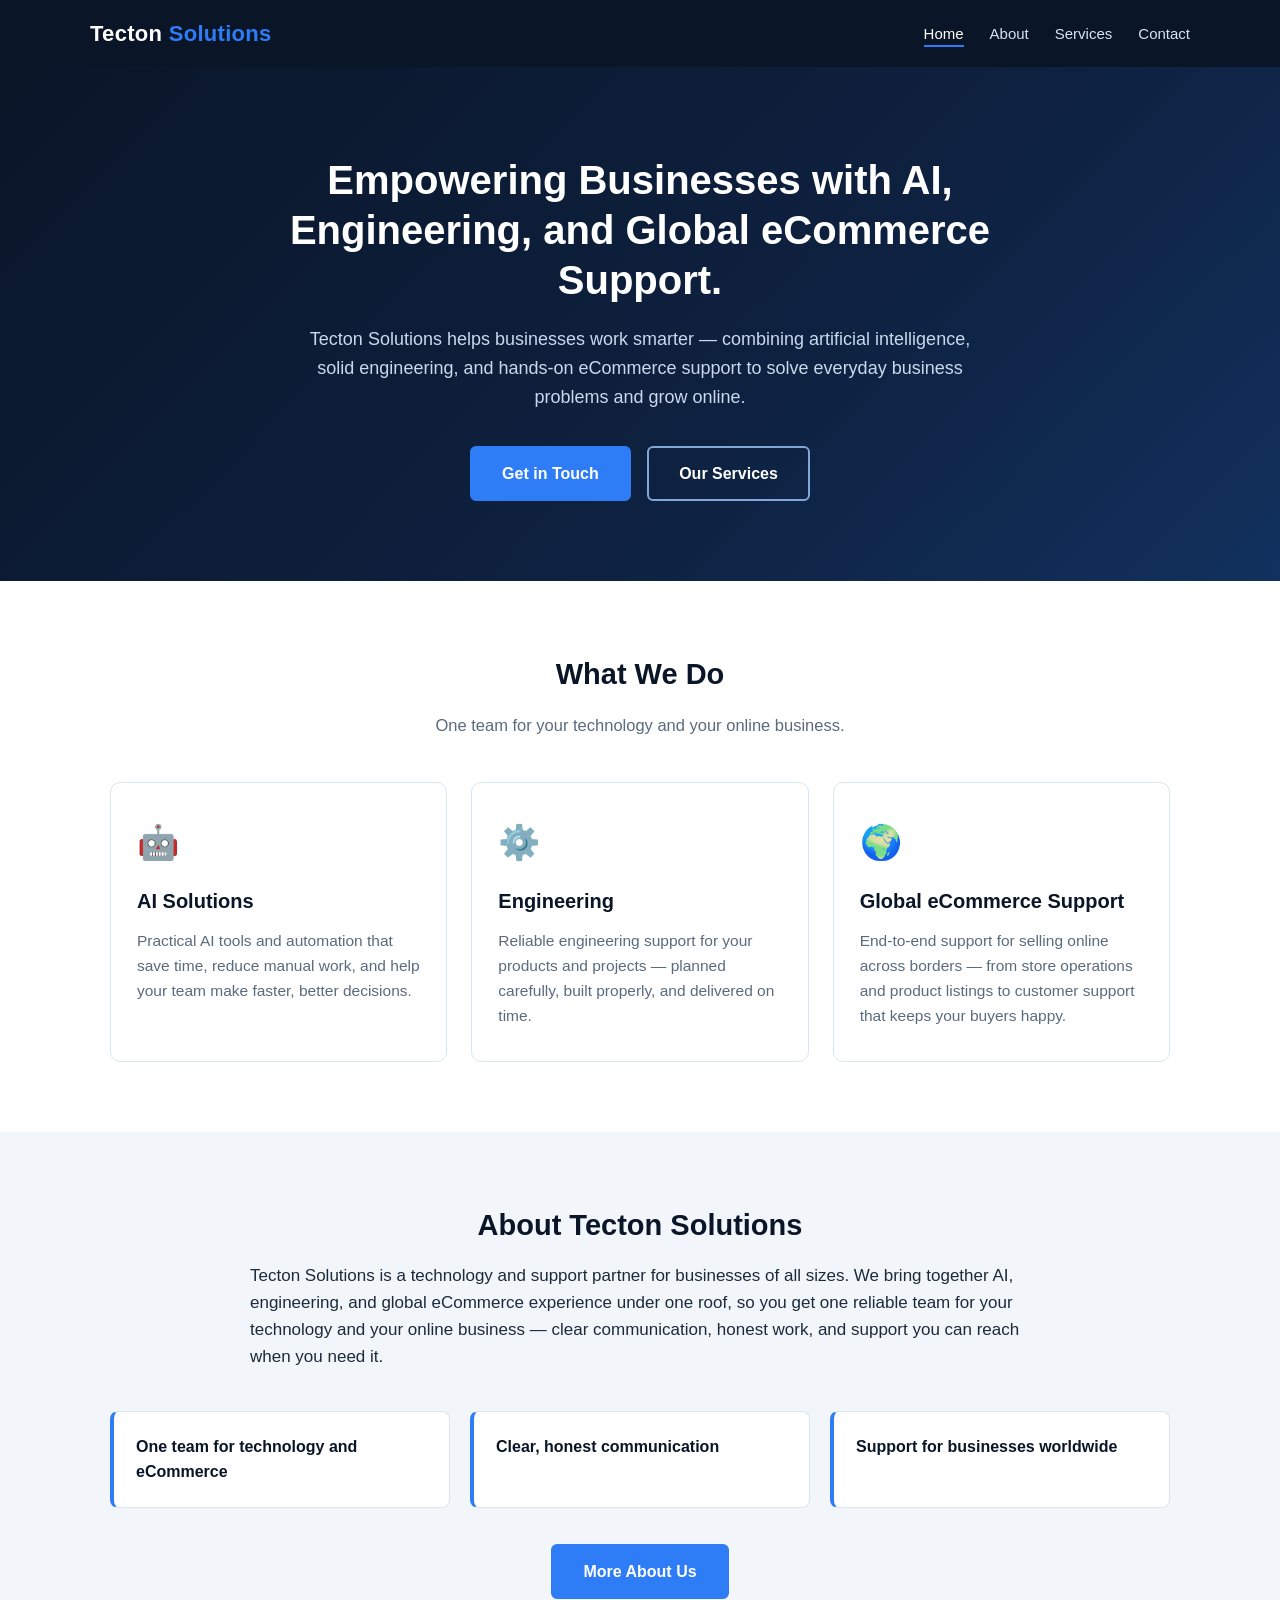
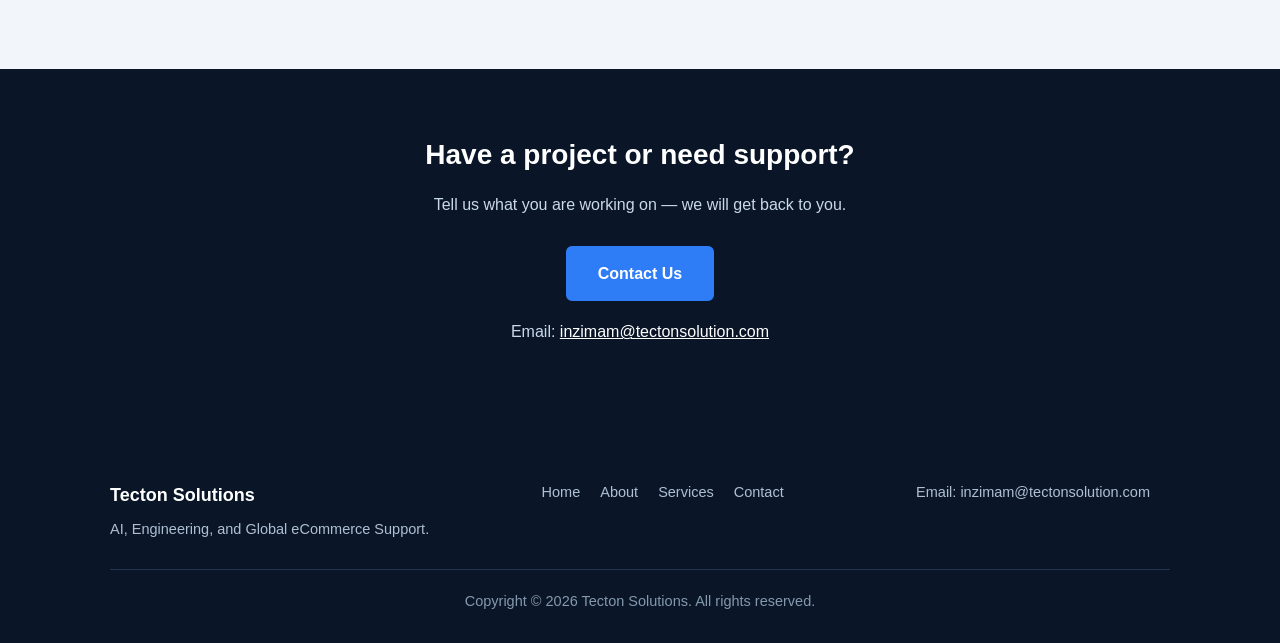
<file: index.html>
<!DOCTYPE html>
<html lang="en">
<head>
<meta charset="UTF-8">
<meta name="viewport" content="width=device-width, initial-scale=1.0">
<title>Tecton Solutions — AI, Engineering, and Global eCommerce Support</title>
<meta name="description" content="Tecton Solutions — Empowering Businesses with AI, Engineering, and Global eCommerce Support.">
<link rel="stylesheet" href="style.css">
</head>
<body>
<header class="site"><div class="wrap nav">
  <div class="logo">Tecton <span>Solutions</span></div>
  <nav class="main">
    <a href="index.html" class="active">Home</a><a href="about.html">About</a><a href="services.html">Services</a><a href="contact.html">Contact</a>
  </nav>
</div></header>

<div class="hero"><div class="wrap">
  <h1>Empowering Businesses with AI, Engineering, and Global eCommerce Support.</h1>
  <p>Tecton Solutions helps businesses work smarter — combining artificial intelligence, solid engineering, and hands-on eCommerce support to solve everyday business problems and grow online.</p>
  <a class="btn" href="contact.html">Get in Touch</a>
  <a class="btn ghost" href="services.html">Our Services</a>
</div></div>

<section><div class="wrap">
  <h2 class="title">What We Do</h2>
  <p class="sub">One team for your technology and your online business.</p>
  <div class="cards">
    <div class="card"><div class="icon">🤖</div><h3>AI Solutions</h3><p>Practical AI tools and automation that save time, reduce manual work, and help your team make faster, better decisions.</p></div>
    <div class="card"><div class="icon">⚙️</div><h3>Engineering</h3><p>Reliable engineering support for your products and projects — planned carefully, built properly, and delivered on time.</p></div>
    <div class="card"><div class="icon">🌍</div><h3>Global eCommerce Support</h3><p>End-to-end support for selling online across borders — from store operations and product listings to customer support that keeps your buyers happy.</p></div>
  </div>
</div></section>

<section class="alt"><div class="wrap">
  <h2 class="title">About Tecton Solutions</h2>
  <p class="about-text">Tecton Solutions is a technology and support partner for businesses of all sizes. We bring together AI, engineering, and global eCommerce experience under one roof, so you get one reliable team for your technology and your online business — clear communication, honest work, and support you can reach when you need it.</p>
  <div class="points">
    <div class="point">One team for technology and eCommerce</div>
    <div class="point">Clear, honest communication</div>
    <div class="point">Support for businesses worldwide</div>
  </div>
  <p class="center" style="margin-top:36px"><a class="btn" href="about.html">More About Us</a></p>
</div></section>

<div class="cta"><div class="wrap">
  <h2>Have a project or need support?</h2>
  <p>Tell us what you are working on — we will get back to you.</p>
  <a class="btn" href="contact.html">Contact Us</a>
  <p style="margin-top:18px">Email: <a href="mailto:inzimam@tectonsolution.com" style="color:#fff;text-decoration:underline">inzimam@tectonsolution.com</a></p>
</div></div>

<footer class="site"><div class="wrap">
  <div class="cols">
    <div><div class="brand">Tecton Solutions</div><p style="margin-top:8px">AI, Engineering, and Global eCommerce Support.</p></div>
    <div><a href="index.html">Home</a><a href="about.html">About</a><a href="services.html">Services</a><a href="contact.html">Contact</a></div>
    <div>Email: <a href="mailto:inzimam@tectonsolution.com">inzimam@tectonsolution.com</a></div>
  </div>
  <div class="copy">Copyright © 2026 Tecton Solutions. All rights reserved.</div>
</div></footer>
</body>
</html>
</file>
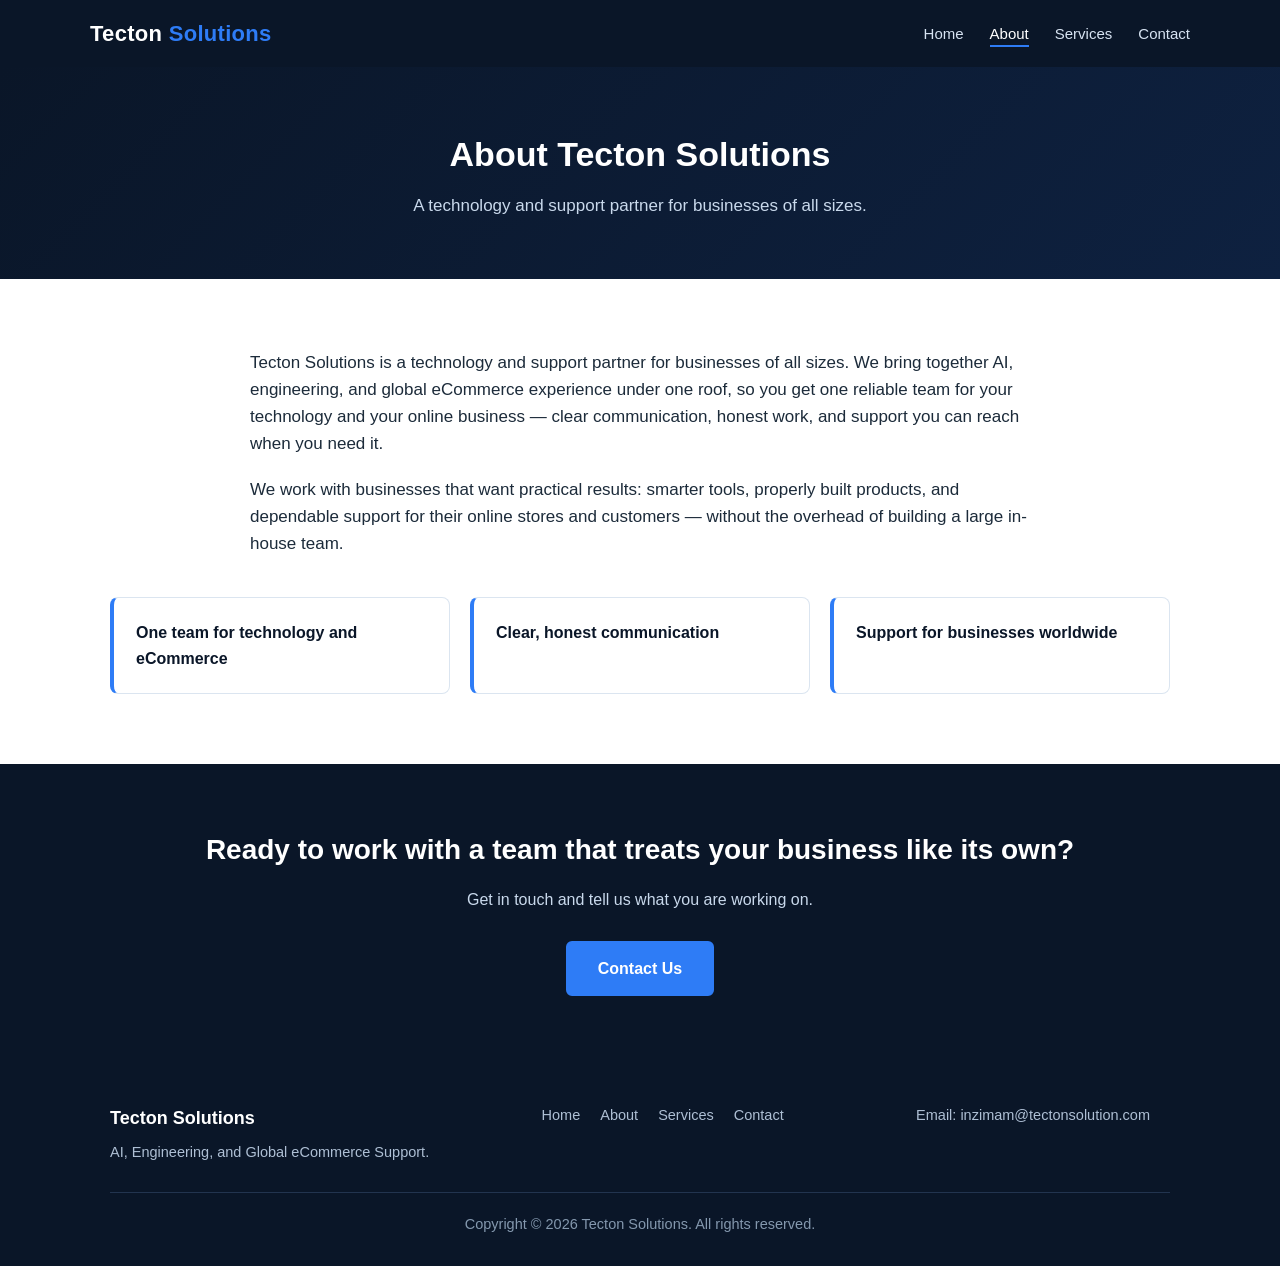
<file: about.html>
<!DOCTYPE html>
<html lang="en">
<head>
<meta charset="UTF-8">
<meta name="viewport" content="width=device-width, initial-scale=1.0">
<title>About — Tecton Solutions</title>
<meta name="description" content="About Tecton Solutions — a technology and support partner for businesses of all sizes.">
<link rel="stylesheet" href="style.css">
</head>
<body>
<header class="site"><div class="wrap nav">
  <div class="logo">Tecton <span>Solutions</span></div>
  <nav class="main">
    <a href="index.html">Home</a><a href="about.html" class="active">About</a><a href="services.html">Services</a><a href="contact.html">Contact</a>
  </nav>
</div></header>

<div class="page-head"><div class="wrap">
  <h1>About Tecton Solutions</h1>
  <p>A technology and support partner for businesses of all sizes.</p>
</div></div>

<section><div class="wrap">
  <p class="about-text">Tecton Solutions is a technology and support partner for businesses of all sizes. We bring together AI, engineering, and global eCommerce experience under one roof, so you get one reliable team for your technology and your online business — clear communication, honest work, and support you can reach when you need it.</p>
  <p class="about-text" style="margin-top:18px">We work with businesses that want practical results: smarter tools, properly built products, and dependable support for their online stores and customers — without the overhead of building a large in-house team.</p>
  <div class="points">
    <div class="point">One team for technology and eCommerce</div>
    <div class="point">Clear, honest communication</div>
    <div class="point">Support for businesses worldwide</div>
  </div>
</div></section>

<div class="cta"><div class="wrap">
  <h2>Ready to work with a team that treats your business like its own?</h2>
  <p>Get in touch and tell us what you are working on.</p>
  <a class="btn" href="contact.html">Contact Us</a>
</div></div>

<footer class="site"><div class="wrap">
  <div class="cols">
    <div><div class="brand">Tecton Solutions</div><p style="margin-top:8px">AI, Engineering, and Global eCommerce Support.</p></div>
    <div><a href="index.html">Home</a><a href="about.html">About</a><a href="services.html">Services</a><a href="contact.html">Contact</a></div>
    <div>Email: <a href="mailto:inzimam@tectonsolution.com">inzimam@tectonsolution.com</a></div>
  </div>
  <div class="copy">Copyright © 2026 Tecton Solutions. All rights reserved.</div>
</div></footer>
</body>
</html>
</file>
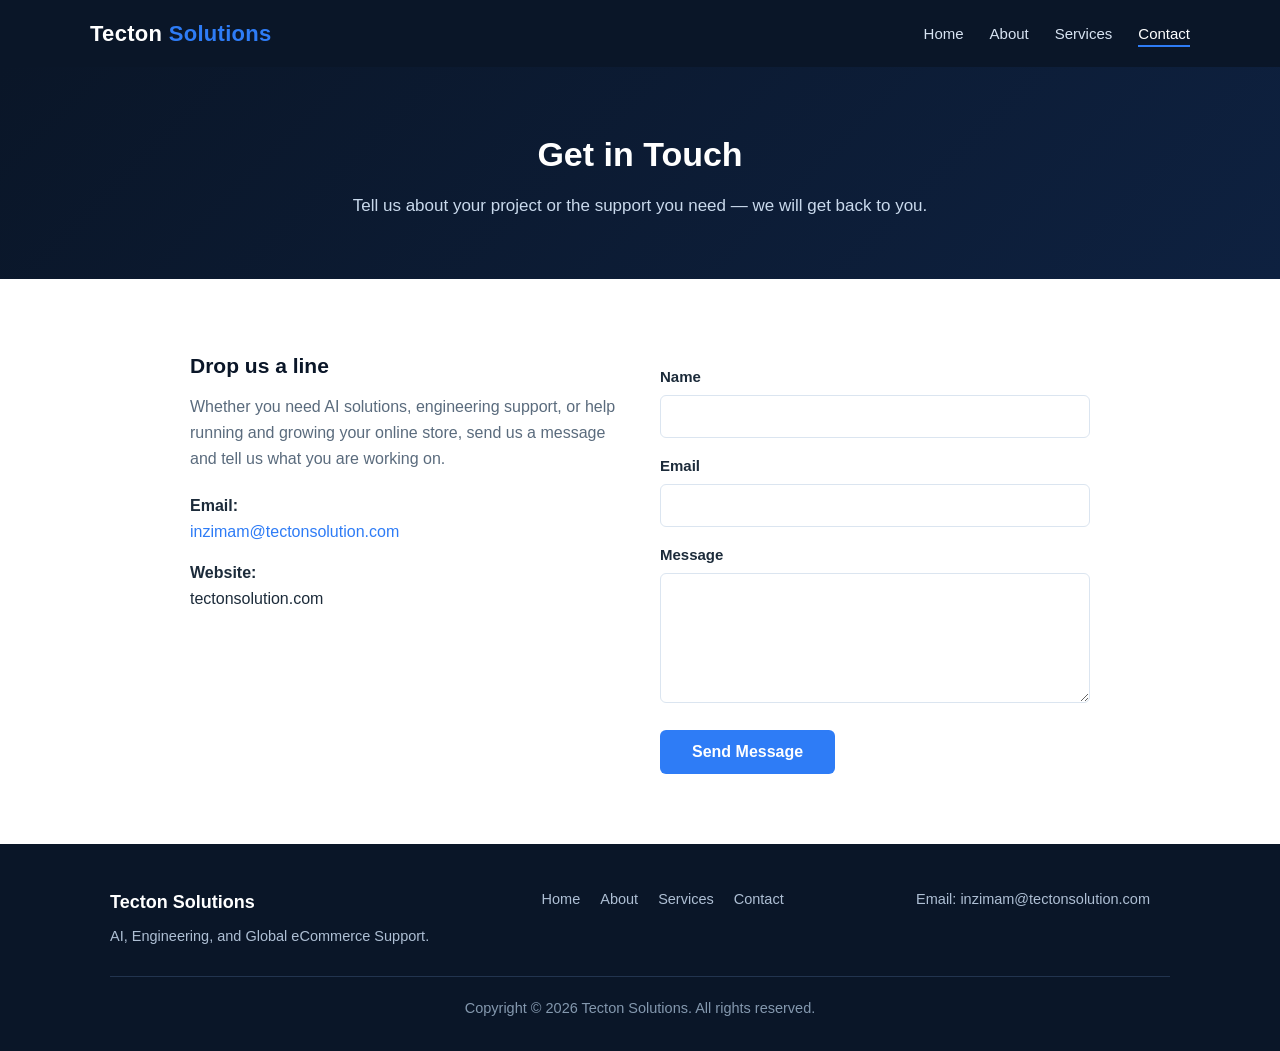
<file: contact.html>
<!DOCTYPE html>
<html lang="en">
<head>
<meta charset="UTF-8">
<meta name="viewport" content="width=device-width, initial-scale=1.0">
<title>Contact — Tecton Solutions</title>
<meta name="description" content="Contact Tecton Solutions — tell us about your project or support needs.">
<link rel="stylesheet" href="style.css">
</head>
<body>
<header class="site"><div class="wrap nav">
  <div class="logo">Tecton <span>Solutions</span></div>
  <nav class="main">
    <a href="index.html">Home</a><a href="about.html">About</a><a href="services.html">Services</a><a href="contact.html" class="active">Contact</a>
  </nav>
</div></header>

<div class="page-head"><div class="wrap">
  <h1>Get in Touch</h1>
  <p>Tell us about your project or the support you need — we will get back to you.</p>
</div></div>

<section><div class="wrap">
  <div class="contact-grid">
    <div>
      <h3 style="font-size:21px;color:var(--navy);margin-bottom:12px">Drop us a line</h3>
      <p style="color:var(--muted)">Whether you need AI solutions, engineering support, or help running and growing your online store, send us a message and tell us what you are working on.</p>
      <p style="margin-top:22px"><strong>Email:</strong><br><a href="mailto:inzimam@tectonsolution.com">inzimam@tectonsolution.com</a></p>
      <p style="margin-top:16px"><strong>Website:</strong><br>tectonsolution.com</p>
    </div>
    <div>
      <form id="contactForm">
        <label for="name">Name</label>
        <input id="name" type="text" required>
        <label for="email">Email</label>
        <input id="email" type="email" required>
        <label for="message">Message</label>
        <textarea id="message" required></textarea>
        <button type="submit">Send Message</button>
      </form>
    </div>
  </div>
</div></section>

<script>
document.getElementById('contactForm').addEventListener('submit', function(e){
  e.preventDefault();
  var n=document.getElementById('name').value, em=document.getElementById('email').value, m=document.getElementById('message').value;
  var subject=encodeURIComponent('Website enquiry from '+n);
  var body=encodeURIComponent(m+'\n\n— '+n+' ('+em+')');
  window.location.href='mailto:inzimam@tectonsolution.com?subject='+subject+'&body='+body;
});
</script>

<footer class="site"><div class="wrap">
  <div class="cols">
    <div><div class="brand">Tecton Solutions</div><p style="margin-top:8px">AI, Engineering, and Global eCommerce Support.</p></div>
    <div><a href="index.html">Home</a><a href="about.html">About</a><a href="services.html">Services</a><a href="contact.html">Contact</a></div>
    <div>Email: <a href="mailto:inzimam@tectonsolution.com">inzimam@tectonsolution.com</a></div>
  </div>
  <div class="copy">Copyright © 2026 Tecton Solutions. All rights reserved.</div>
</div></footer>
</body>
</html>
</file>
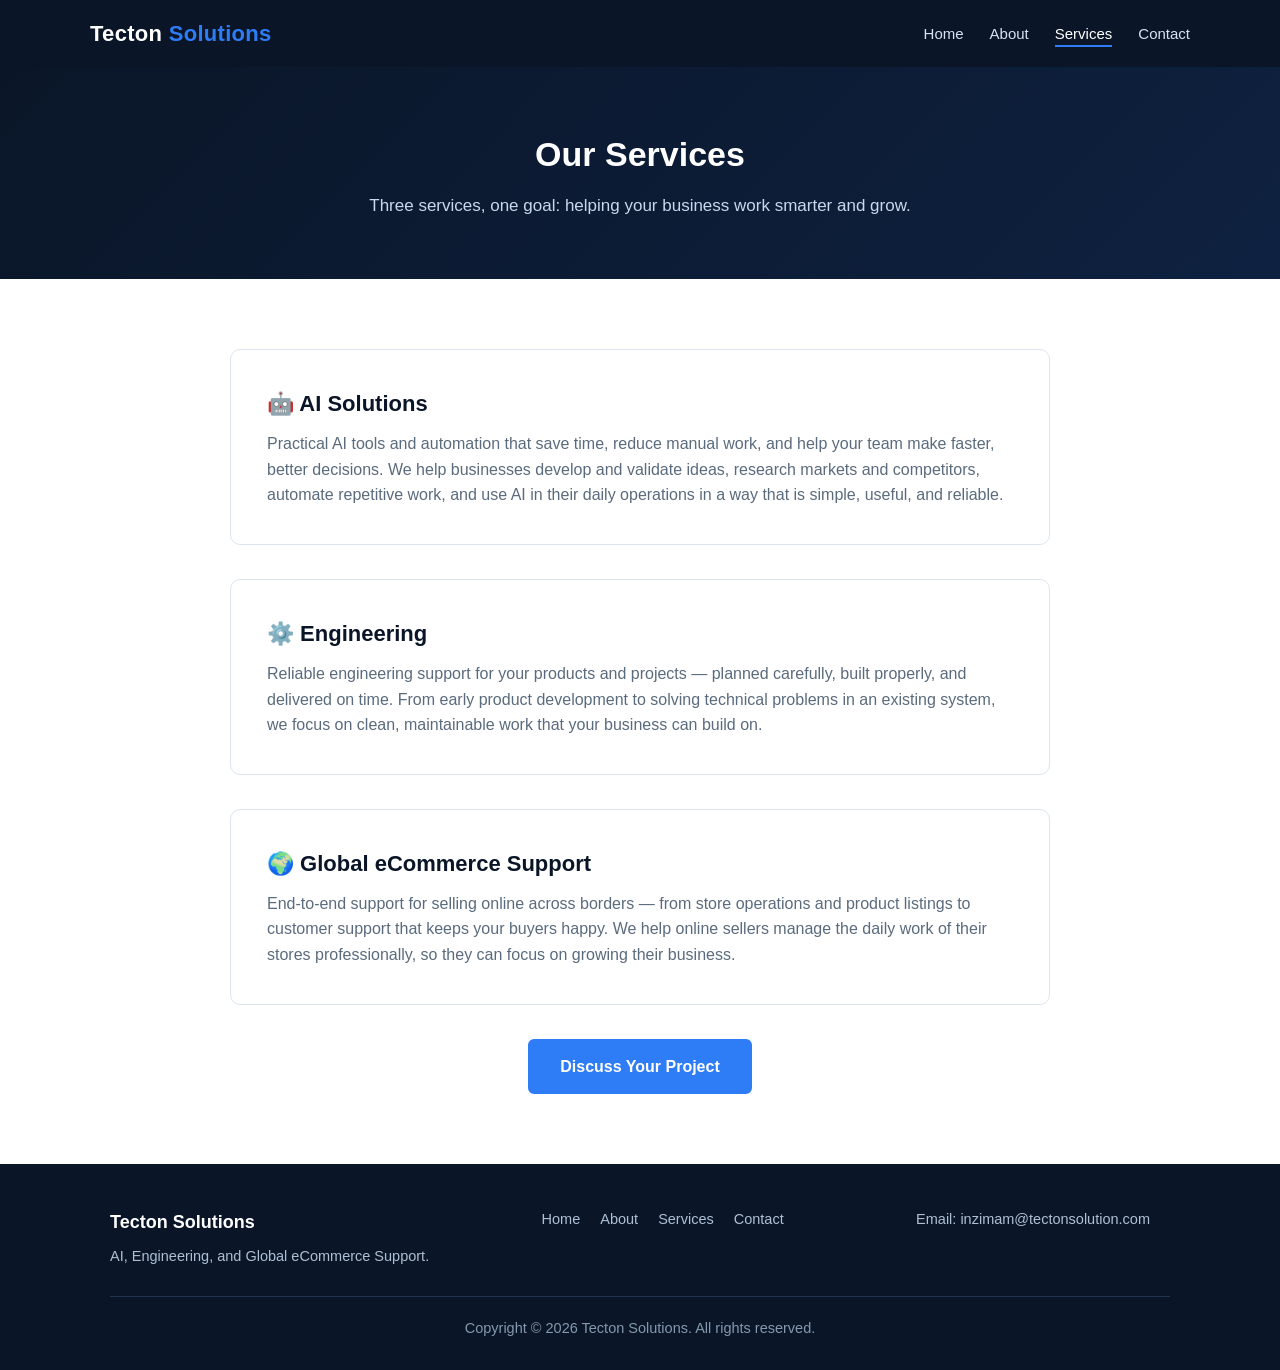
<file: services.html>
<!DOCTYPE html>
<html lang="en">
<head>
<meta charset="UTF-8">
<meta name="viewport" content="width=device-width, initial-scale=1.0">
<title>Services — Tecton Solutions</title>
<meta name="description" content="AI Solutions, Engineering, and Global eCommerce Support services from Tecton Solutions.">
<link rel="stylesheet" href="style.css">
</head>
<body>
<header class="site"><div class="wrap nav">
  <div class="logo">Tecton <span>Solutions</span></div>
  <nav class="main">
    <a href="index.html">Home</a><a href="about.html">About</a><a href="services.html" class="active">Services</a><a href="contact.html">Contact</a>
  </nav>
</div></header>

<div class="page-head"><div class="wrap">
  <h1>Our Services</h1>
  <p>Three services, one goal: helping your business work smarter and grow.</p>
</div></div>

<section><div class="wrap">
  <div class="service-detail"><h3>🤖 AI Solutions</h3>
    <p>Practical AI tools and automation that save time, reduce manual work, and help your team make faster, better decisions. We help businesses develop and validate ideas, research markets and competitors, automate repetitive work, and use AI in their daily operations in a way that is simple, useful, and reliable.</p></div>
  <div class="service-detail"><h3>⚙️ Engineering</h3>
    <p>Reliable engineering support for your products and projects — planned carefully, built properly, and delivered on time. From early product development to solving technical problems in an existing system, we focus on clean, maintainable work that your business can build on.</p></div>
  <div class="service-detail"><h3>🌍 Global eCommerce Support</h3>
    <p>End-to-end support for selling online across borders — from store operations and product listings to customer support that keeps your buyers happy. We help online sellers manage the daily work of their stores professionally, so they can focus on growing their business.</p></div>
  <p class="center" style="margin-top:10px"><a class="btn" href="contact.html">Discuss Your Project</a></p>
</div></section>

<footer class="site"><div class="wrap">
  <div class="cols">
    <div><div class="brand">Tecton Solutions</div><p style="margin-top:8px">AI, Engineering, and Global eCommerce Support.</p></div>
    <div><a href="index.html">Home</a><a href="about.html">About</a><a href="services.html">Services</a><a href="contact.html">Contact</a></div>
    <div>Email: <a href="mailto:inzimam@tectonsolution.com">inzimam@tectonsolution.com</a></div>
  </div>
  <div class="copy">Copyright © 2026 Tecton Solutions. All rights reserved.</div>
</div></footer>
</body>
</html>
</file>
<file: style.css>
:root{
  --navy:#0a1628; --navy2:#0e2140; --blue:#2e7cf6; --blue-dark:#1b5fd0;
  --text:#1c2b3a; --muted:#5a6b7d; --bg:#ffffff; --light:#f2f6fb; --border:#dbe5f0;
}
*{margin:0;padding:0;box-sizing:border-box}
body{font-family:'Segoe UI',Arial,Helvetica,sans-serif;color:var(--text);background:var(--bg);line-height:1.6}
a{color:var(--blue);text-decoration:none}
.wrap{max-width:1100px;margin:0 auto;padding:0 20px}
header.site{background:var(--navy);position:sticky;top:0;z-index:50}
.nav{display:flex;align-items:center;justify-content:space-between;padding:16px 0}
.logo{font-size:22px;font-weight:700;color:#fff;letter-spacing:.3px}
.logo span{color:var(--blue)}
nav.main a{color:#d7e3f2;margin-left:26px;font-size:15px;font-weight:500}
nav.main a:hover,nav.main a.active{color:#fff;border-bottom:2px solid var(--blue);padding-bottom:3px}
.hero{background:linear-gradient(135deg,var(--navy) 0%,var(--navy2) 60%,#12315e 100%);color:#fff;padding:88px 0 80px;text-align:center}
.hero h1{font-size:40px;line-height:1.25;max-width:820px;margin:0 auto 20px;font-weight:700}
.hero p{font-size:18px;color:#c9d9ec;max-width:700px;margin:0 auto 34px}
.btn{display:inline-block;background:var(--blue);color:#fff;padding:13px 30px;border-radius:6px;font-weight:600;font-size:16px;margin:0 6px;border:2px solid var(--blue)}
.btn:hover{background:var(--blue-dark);border-color:var(--blue-dark)}
.btn.ghost{background:transparent;color:#fff;border-color:#7fa8d9}
.btn.ghost:hover{background:rgba(255,255,255,.08)}
.page-head{background:linear-gradient(135deg,var(--navy),var(--navy2));color:#fff;padding:60px 0;text-align:center}
.page-head h1{font-size:34px;margin-bottom:10px}
.page-head p{color:#c9d9ec;font-size:17px;max-width:640px;margin:0 auto}
section{padding:70px 0}
section.alt{background:var(--light)}
h2.title{font-size:29px;text-align:center;margin-bottom:14px;color:var(--navy)}
p.sub{text-align:center;color:var(--muted);max-width:660px;margin:0 auto 44px;font-size:16.5px}
.cards{display:grid;grid-template-columns:repeat(auto-fit,minmax(280px,1fr));gap:24px}
.card{background:#fff;border:1px solid var(--border);border-radius:10px;padding:32px 26px}
.card h3{font-size:20px;margin-bottom:12px;color:var(--navy)}
.card p{color:var(--muted);font-size:15.5px}
.card .icon{font-size:34px;margin-bottom:16px}
.center{text-align:center}
.about-text{max-width:780px;margin:0 auto;font-size:17px;color:var(--text)}
.points{display:grid;grid-template-columns:repeat(auto-fit,minmax(240px,1fr));gap:20px;margin-top:40px}
.point{background:#fff;border:1px solid var(--border);border-left:4px solid var(--blue);border-radius:8px;padding:22px;font-weight:600;color:var(--navy)}
.service-detail{max-width:820px;margin:0 auto 34px;background:#fff;border:1px solid var(--border);border-radius:10px;padding:36px}
.service-detail h3{font-size:22px;color:var(--navy);margin-bottom:10px}
.service-detail p{color:var(--muted)}
.cta{background:var(--navy);color:#fff;text-align:center;padding:64px 0}
.cta h2{font-size:28px;margin-bottom:14px}
.cta p{color:#c9d9ec;margin-bottom:28px}
.contact-grid{display:grid;grid-template-columns:1fr 1fr;gap:40px;max-width:900px;margin:0 auto}
@media(max-width:720px){.contact-grid{grid-template-columns:1fr}.hero h1{font-size:30px}nav.main a{margin-left:14px;font-size:14px}}
form label{display:block;font-weight:600;margin:16px 0 6px;font-size:15px}
form input,form textarea{width:100%;padding:12px 14px;border:1px solid var(--border);border-radius:6px;font-size:15px;font-family:inherit}
form textarea{min-height:130px;resize:vertical}
form button{margin-top:20px;background:var(--blue);color:#fff;border:none;padding:13px 32px;border-radius:6px;font-size:16px;font-weight:600;cursor:pointer}
form button:hover{background:var(--blue-dark)}
footer.site{background:var(--navy);color:#aebfd4;padding:44px 0 30px;font-size:14.5px}
footer.site .cols{display:flex;flex-wrap:wrap;justify-content:space-between;gap:24px;margin-bottom:28px}
footer.site a{color:#aebfd4;margin-right:20px}
footer.site a:hover{color:#fff}
footer.site .brand{color:#fff;font-weight:700;font-size:18px}
.copy{border-top:1px solid #22344f;padding-top:20px;text-align:center;color:#8498ae}
</file>
